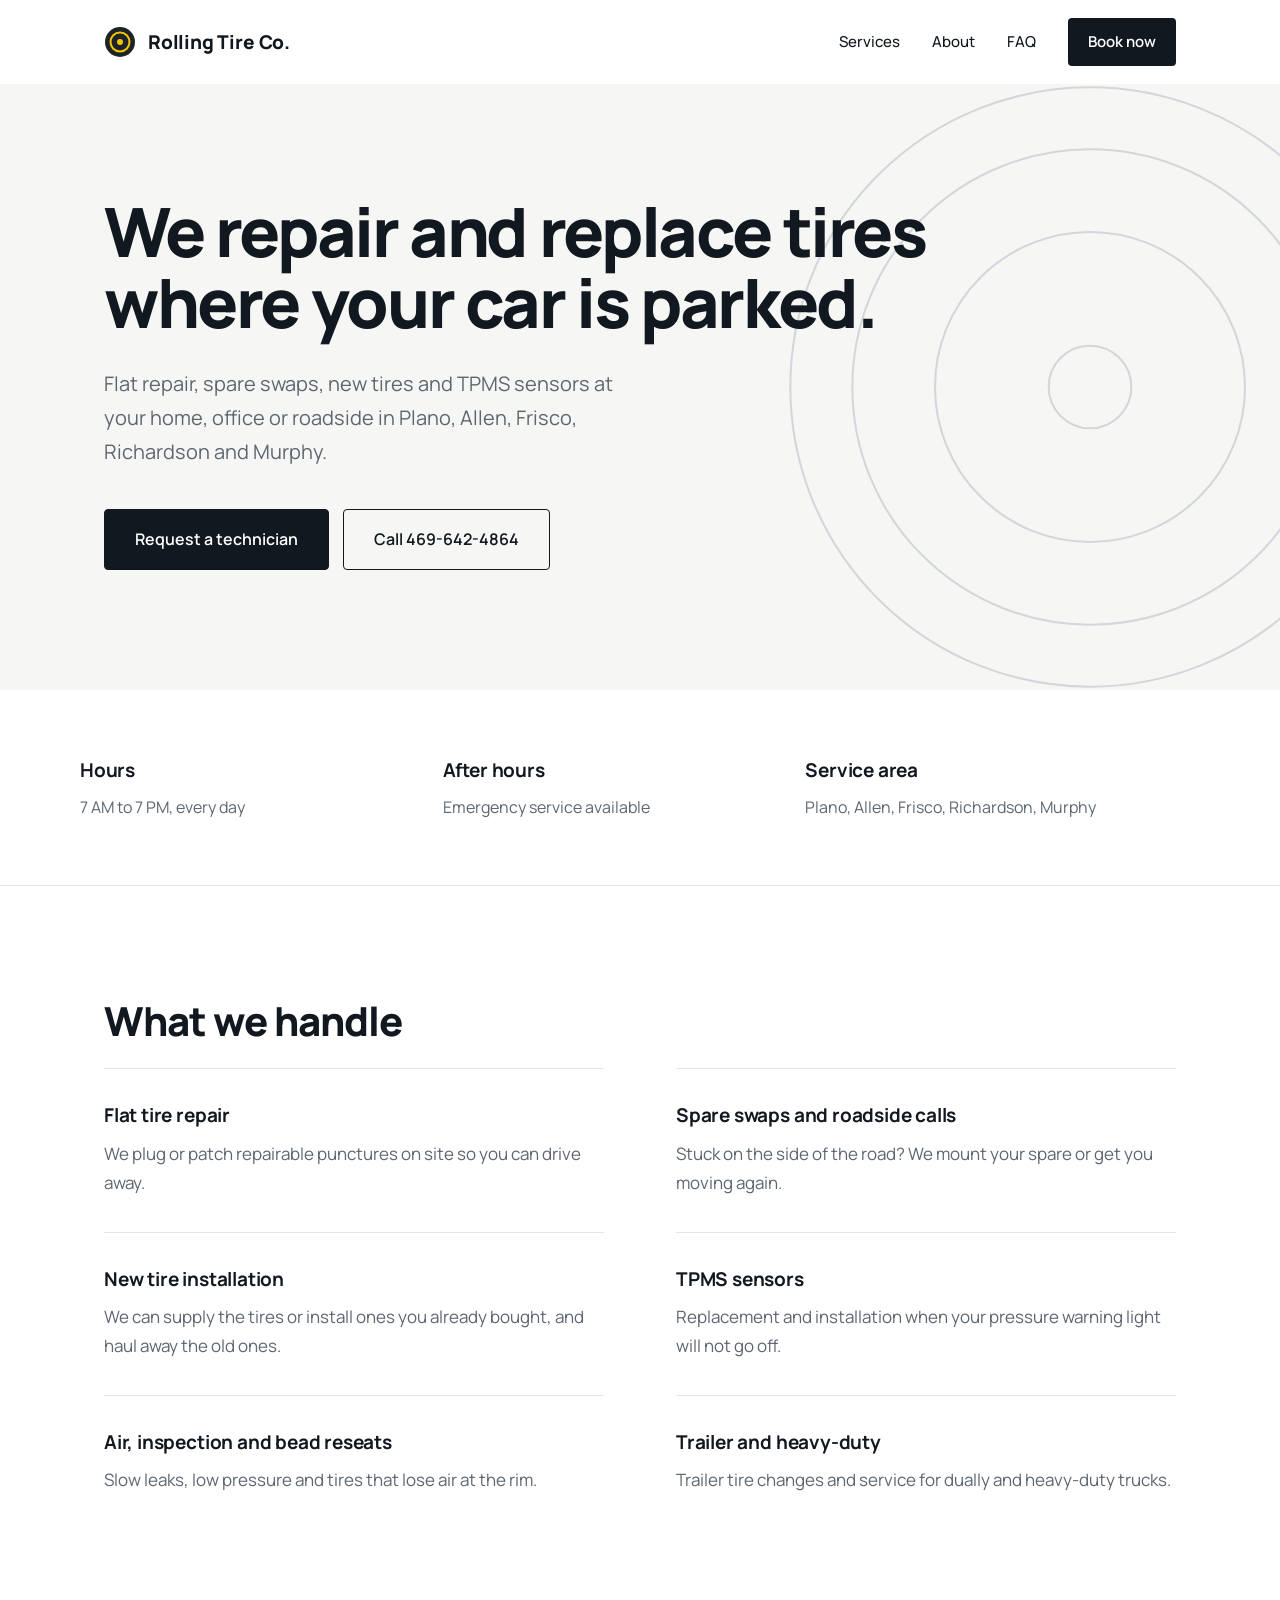
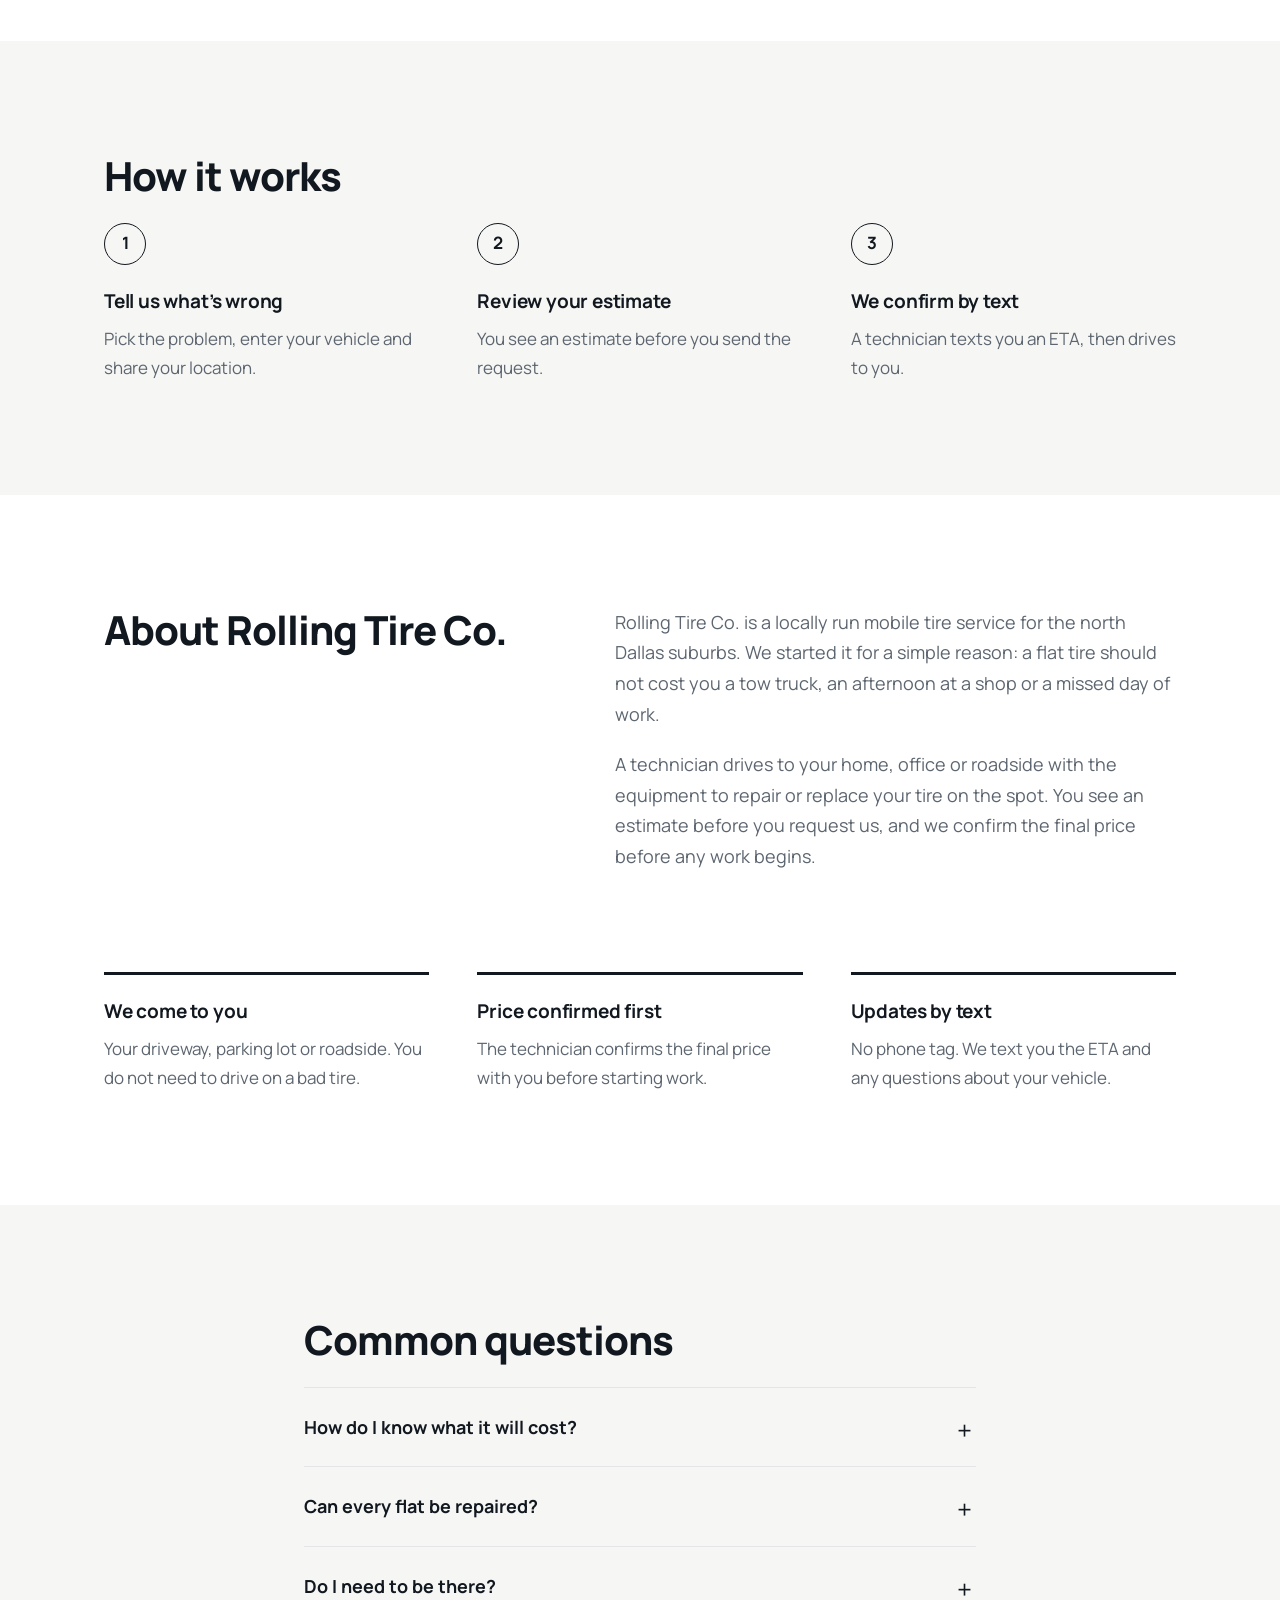
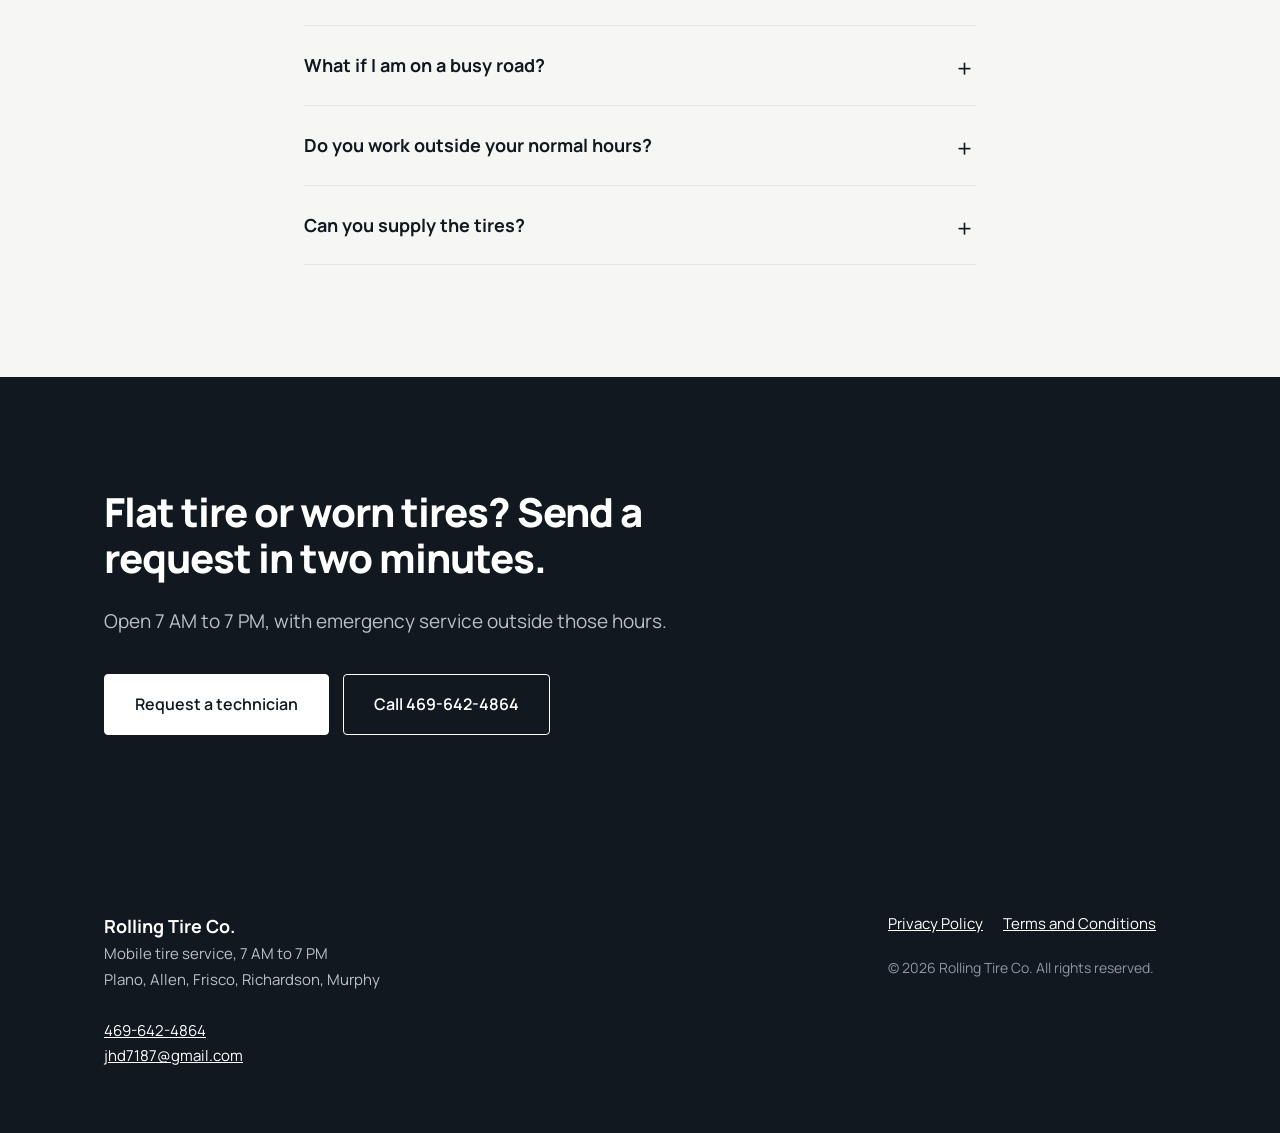
<file: index.html>
<!doctype html><html lang="en"><head><meta charset="utf-8"><meta name="viewport" content="width=device-width,initial-scale=1"><link rel="icon" type="image/svg+xml" href="favicon.svg"><link rel="preconnect" href="https://fonts.googleapis.com"><link rel="preconnect" href="https://fonts.gstatic.com" crossorigin><link href="https://fonts.googleapis.com/css2?family=Manrope:wght@400;500;600;700;800&display=swap" rel="stylesheet"><link rel="stylesheet" href="styles.css"><title>Rolling Tire Co. | Mobile Tire Service in Plano, Allen, Frisco, Richardson and Murphy</title><meta name="description" content="Mobile tire repair and replacement in Plano, Allen, Frisco, Richardson and Murphy. A technician comes to your home, work or roadside."></head><body><header class="site"><div class="wrap"><a class="brand" href="index.html"><img src="favicon.svg" alt="">Rolling Tire Co.</a><nav><a class="hide" href="index.html#services">Services</a><a class="hide" href="index.html#about">About</a><a class="hide" href="index.html#faq">FAQ</a><a class="navbtn" href="book.html">Book now</a></nav></div></header>
<main id="main">
<div class="hero"><svg viewBox="0 0 600 600" fill="none" stroke="#d3d7db" stroke-width="2" aria-hidden="true"><circle cx="300" cy="300" r="290"/><circle cx="300" cy="300" r="230"/><circle cx="300" cy="300" r="150"/><circle cx="300" cy="300" r="40"/></svg>
<div class="wrap"><h1>We repair and replace tires where your car is parked.</h1>
<p class="lead">Flat repair, spare swaps, new tires and TPMS sensors at your home, office or roadside in Plano, Allen, Frisco, Richardson and Murphy.</p>
<div class="btns"><a class="btn" href="book.html">Request a technician</a><a class="btn alt" href="tel:+14696424864">Call 469-642-4864</a></div></div></div>
<!-- HERO PHOTO: when you have a real photo, add it to an "images" folder and place it in the hero. -->

<div class="strip"><div class="wrap"><div><h3>Hours</h3><p>7 AM to 7 PM, every day</p></div><div><h3>After hours</h3><p>Emergency service available</p></div><div><h3>Service area</h3><p>Plano, Allen, Frisco, Richardson, Murphy</p></div></div></div>

<section id="services"><div class="wrap"><h2>What we handle</h2>
<div class="items">
<div><h3>Flat tire repair</h3><p>We plug or patch repairable punctures on site so you can drive away.</p></div>
<div><h3>Spare swaps and roadside calls</h3><p>Stuck on the side of the road? We mount your spare or get you moving again.</p></div>
<div><h3>New tire installation</h3><p>We can supply the tires or install ones you already bought, and haul away the old ones.</p></div>
<div><h3>TPMS sensors</h3><p>Replacement and installation when your pressure warning light will not go off.</p></div>
<div><h3>Air, inspection and bead reseats</h3><p>Slow leaks, low pressure and tires that lose air at the rim.</p></div>
<div><h3>Trailer and heavy-duty</h3><p>Trailer tire changes and service for dually and heavy-duty trucks.</p></div>
</div></div></section>

<section class="soft" id="how"><div class="wrap"><h2>How it works</h2>
<ol class="steps"><li><h3>Tell us what&rsquo;s wrong</h3><p>Pick the problem, enter your vehicle and share your location.</p></li>
<li><h3>Review your estimate</h3><p>You see an estimate before you send the request.</p></li>
<li><h3>We confirm by text</h3><p>A technician texts you an ETA, then drives to you.</p></li></ol></div></section>

<section id="about"><div class="wrap"><div class="about"><div><h2>About Rolling Tire Co.</h2></div>
<div><p>Rolling Tire Co. is a locally run mobile tire service for the north Dallas suburbs. We started it for a simple reason: a flat tire should not cost you a tow truck, an afternoon at a shop or a missed day of work.</p>
<p>A technician drives to your home, office or roadside with the equipment to repair or replace your tire on the spot. You see an estimate before you request us, and we confirm the final price before any work begins.</p></div></div>
<div class="cols"><div><h3>We come to you</h3><p>Your driveway, parking lot or roadside. You do not need to drive on a bad tire.</p></div>
<div><h3>Price confirmed first</h3><p>The technician confirms the final price with you before starting work.</p></div>
<div><h3>Updates by text</h3><p>No phone tag. We text you the ETA and any questions about your vehicle.</p></div></div></div></section>

<section class="soft" id="faq"><div class="wrap narrow"><h2>Common questions</h2>
<details><summary>How do I know what it will cost?</summary><p>The booking form shows an estimate once you choose your problem. The technician confirms the final price with you before any work starts.</p></details>
<details><summary>Can every flat be repaired?</summary><p>No. Sidewall damage and large punctures cannot be repaired safely. If your tire is not repairable, we will tell you and offer a replacement.</p></details>
<details><summary>Do I need to be there?</summary><p>Yes, someone should be with the vehicle so we can confirm the work and take payment. If that is not possible, call us and we will work out a plan.</p></details>
<details><summary>What if I am on a busy road?</summary><p>Your safety comes first. Move to a parking lot or a safe shoulder if you can. If it is not safe for us to work where you are, we may ask you to move or call a tow.</p></details>
<details><summary>Do you work outside your normal hours?</summary><p>Yes. Outside 7 AM to 7 PM we offer after-hours service for an additional fee, which is included in your estimate.</p></details>
<details><summary>Can you supply the tires?</summary><p>Yes. We can quote tires for your vehicle, or install tires you already bought.</p></details></div></section>

<section class="cta"><div class="wrap"><h2>Flat tire or worn tires? Send a request in two minutes.</h2><p>Open 7 AM to 7 PM, with emergency service outside those hours.</p>
<div class="btns"><a class="btn light" href="book.html">Request a technician</a><a class="btn alt" href="tel:+14696424864">Call 469-642-4864</a></div></div></section>
</main><footer class="site"><div class="wrap"><div><strong>Rolling Tire Co.</strong><br>Mobile tire service, 7 AM to 7 PM<br>Plano, Allen, Frisco, Richardson, Murphy<br><br><a href="tel:+14696424864" style="margin:0">469-642-4864</a><br><a href="mailto:jhd7187@gmail.com" style="margin:0">jhd7187@gmail.com</a></div><div><a href="privacy.html">Privacy Policy</a><a href="terms.html">Terms and Conditions</a><p class="small" style="margin-top:20px">&copy; 2026 Rolling Tire Co. All rights reserved.</p></div></div></footer></body></html>
</file>
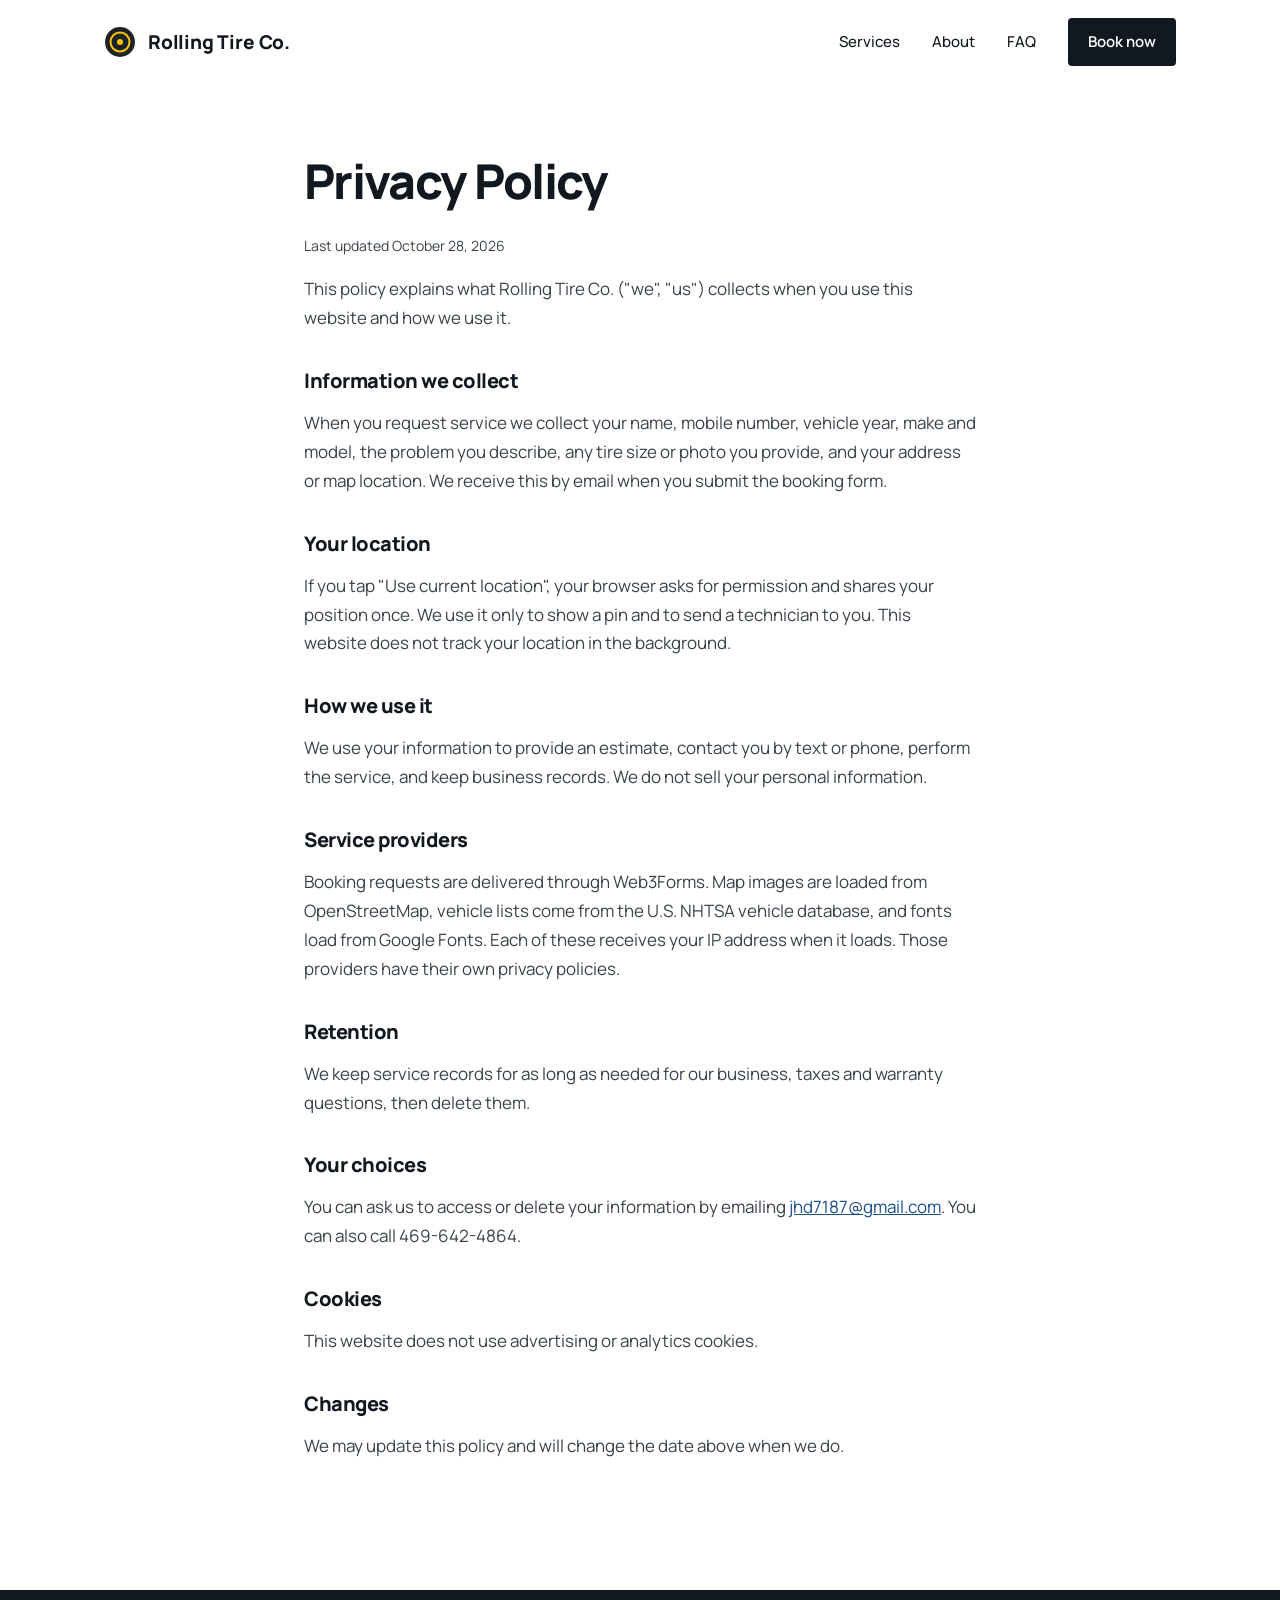
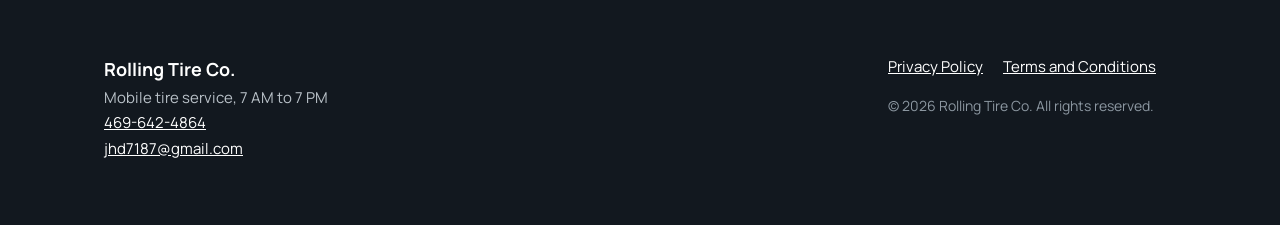
<file: privacy.html>
<!doctype html><html lang="en"><head><meta charset="utf-8"><meta name="viewport" content="width=device-width,initial-scale=1"><link rel="icon" type="image/svg+xml" href="favicon.svg"><link rel="preconnect" href="https://fonts.googleapis.com"><link rel="preconnect" href="https://fonts.gstatic.com" crossorigin><link href="https://fonts.googleapis.com/css2?family=Manrope:wght@400;500;600;700;800&display=swap" rel="stylesheet"><link rel="stylesheet" href="styles.css"><title>Privacy Policy | Rolling Tire Co.</title></head><body><header class="site"><div class="wrap"><a class="brand" href="index.html"><img src="favicon.svg" alt="">Rolling Tire Co.</a><nav><a class="hide" href="index.html#services">Services</a><a class="hide" href="index.html#about">About</a><a class="hide" href="index.html#faq">FAQ</a><a class="navbtn" href="book.html">Book now</a></nav></div></header>
<main id="main"><div class="legal"><div class="wrap narrow"><h1 style="font-size:clamp(34px,5vw,48px)">Privacy Policy</h1><p class="small">Last updated October 28, 2026</p><!-- TEMPORARY TEXT: replace with reviewed legal language and your legal business name. -->
<p>This policy explains what Rolling Tire Co. ("we", "us") collects when you use this website and how we use it.</p>
<h2>Information we collect</h2><p>When you request service we collect your name, mobile number, vehicle year, make and model, the problem you describe, any tire size or photo you provide, and your address or map location. We receive this by email when you submit the booking form.</p>
<h2>Your location</h2><p>If you tap "Use current location", your browser asks for permission and shares your position once. We use it only to show a pin and to send a technician to you. This website does not track your location in the background.</p>
<h2>How we use it</h2><p>We use your information to provide an estimate, contact you by text or phone, perform the service, and keep business records. We do not sell your personal information.</p>
<h2>Service providers</h2><p>Booking requests are delivered through Web3Forms. Map images are loaded from OpenStreetMap, vehicle lists come from the U.S. NHTSA vehicle database, and fonts load from Google Fonts. Each of these receives your IP address when it loads. Those providers have their own privacy policies.</p>
<h2>Retention</h2><p>We keep service records for as long as needed for our business, taxes and warranty questions, then delete them.</p>
<h2>Your choices</h2><p>You can ask us to access or delete your information by emailing <a href="mailto:jhd7187@gmail.com">jhd7187@gmail.com</a>. You can also call 469-642-4864.</p>
<h2>Cookies</h2><p>This website does not use advertising or analytics cookies.</p>
<h2>Changes</h2><p>We may update this policy and will change the date above when we do.</p></div></div></main><footer class="site"><div class="wrap"><div><strong>Rolling Tire Co.</strong><br>Mobile tire service, 7 AM to 7 PM<br><a href="tel:+14696424864" style="margin:0">469-642-4864</a><br><a href="mailto:jhd7187@gmail.com" style="margin:0">jhd7187@gmail.com</a></div><div><a href="privacy.html">Privacy Policy</a><a href="terms.html">Terms and Conditions</a><p class="small">&copy; 2026 Rolling Tire Co. All rights reserved.</p></div></div></footer></body></html>
</file>
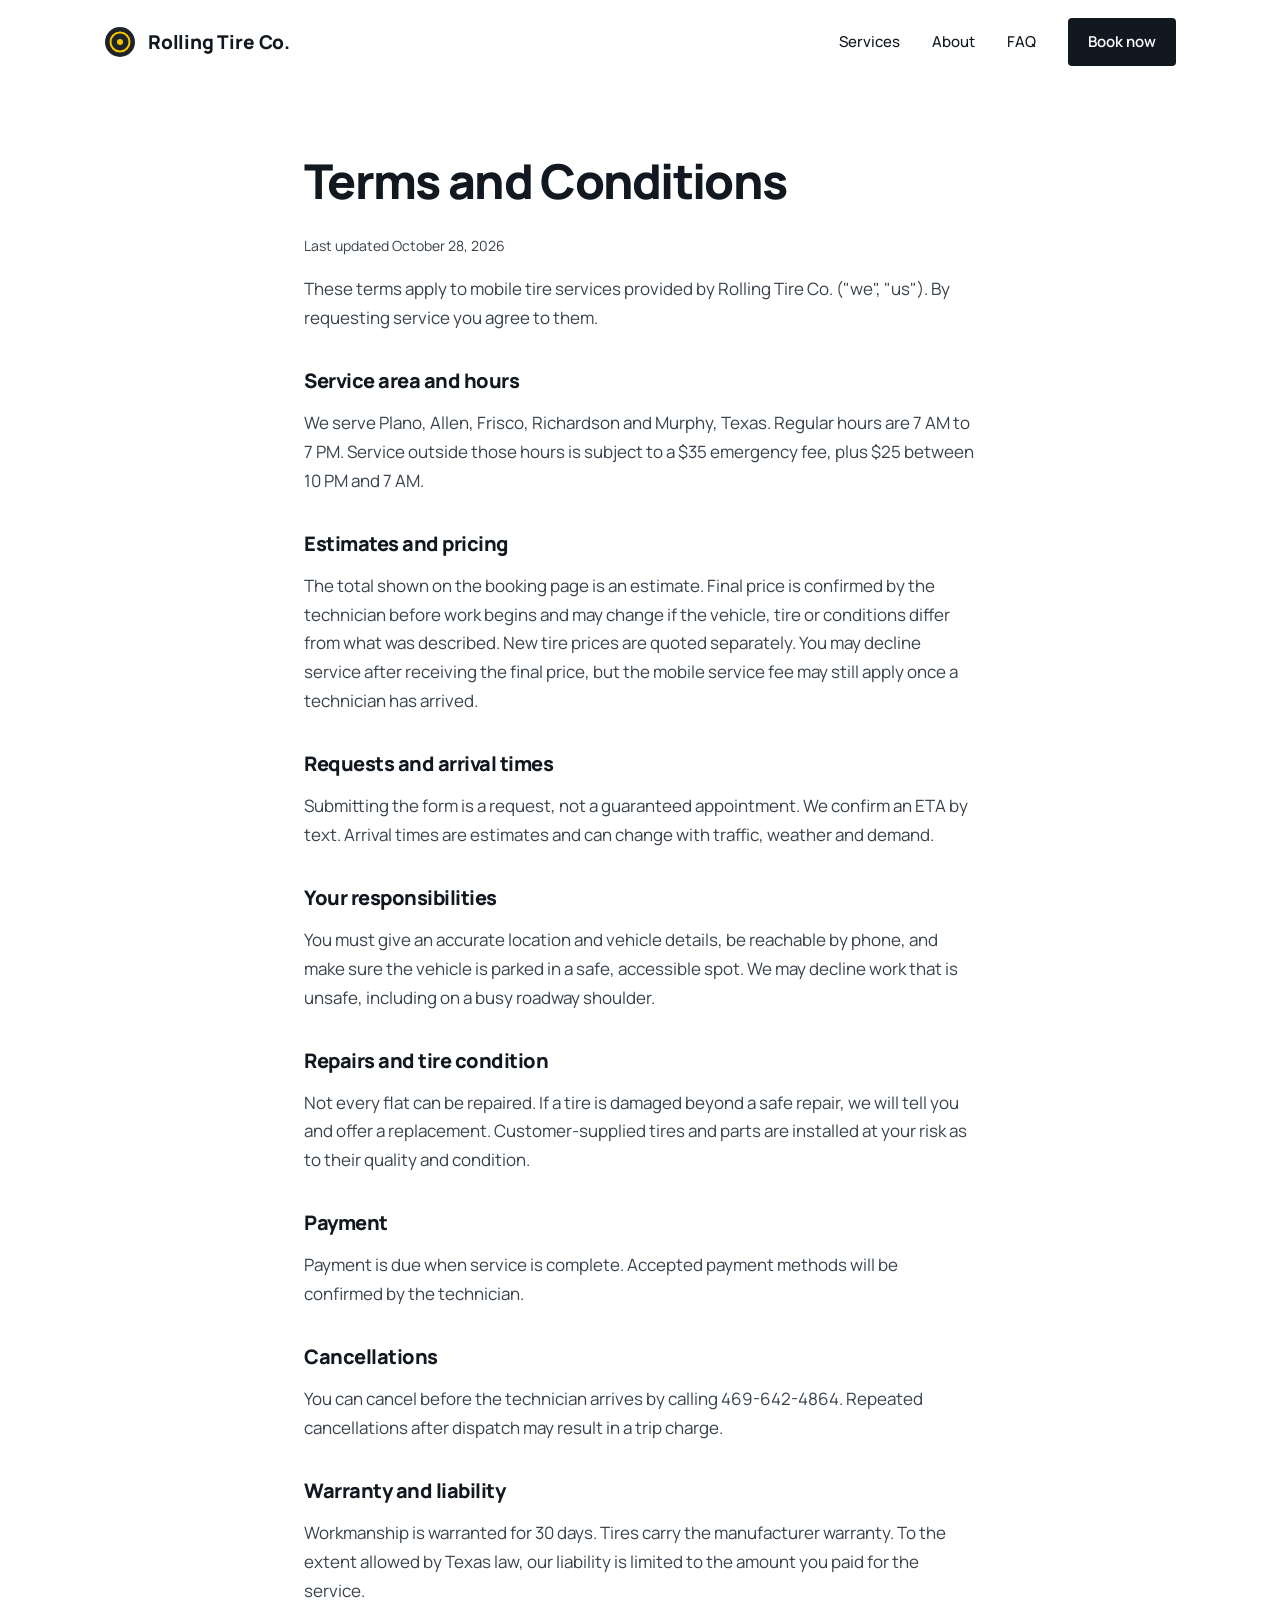
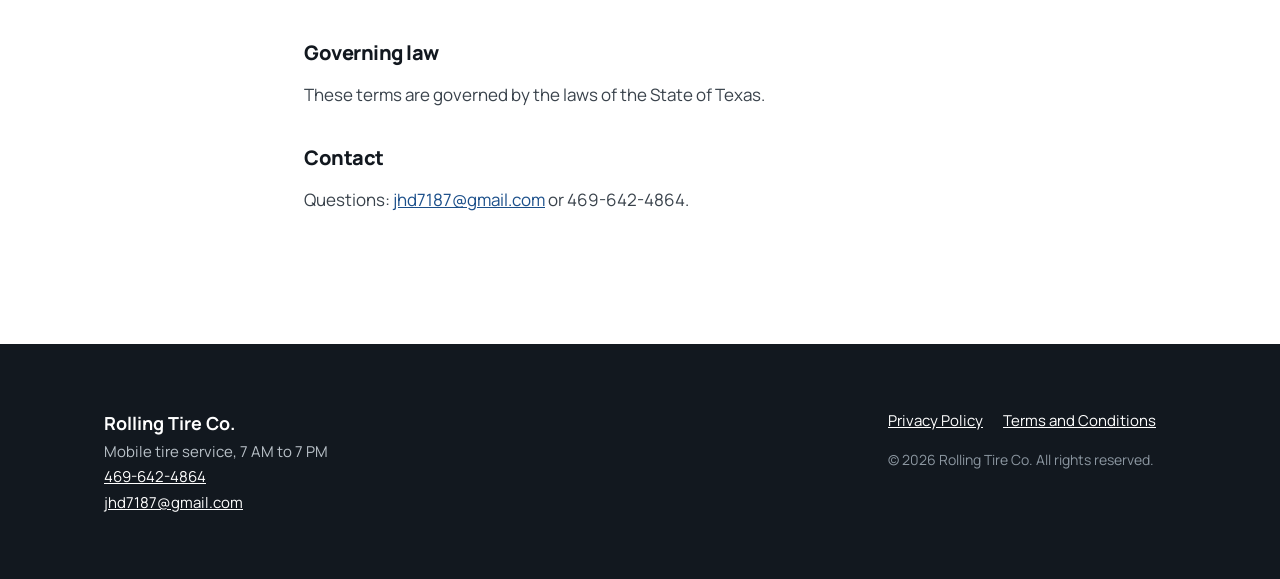
<file: terms.html>
<!doctype html><html lang="en"><head><meta charset="utf-8"><meta name="viewport" content="width=device-width,initial-scale=1"><link rel="icon" type="image/svg+xml" href="favicon.svg"><link rel="preconnect" href="https://fonts.googleapis.com"><link rel="preconnect" href="https://fonts.gstatic.com" crossorigin><link href="https://fonts.googleapis.com/css2?family=Manrope:wght@400;500;600;700;800&display=swap" rel="stylesheet"><link rel="stylesheet" href="styles.css"><title>Terms and Conditions | Rolling Tire Co.</title></head><body><header class="site"><div class="wrap"><a class="brand" href="index.html"><img src="favicon.svg" alt="">Rolling Tire Co.</a><nav><a class="hide" href="index.html#services">Services</a><a class="hide" href="index.html#about">About</a><a class="hide" href="index.html#faq">FAQ</a><a class="navbtn" href="book.html">Book now</a></nav></div></header>
<main id="main"><div class="legal"><div class="wrap narrow"><h1 style="font-size:clamp(34px,5vw,48px)">Terms and Conditions</h1><p class="small">Last updated October 28, 2026</p><!-- TEMPORARY TEXT: replace with reviewed legal language and your legal business name. -->
<p>These terms apply to mobile tire services provided by Rolling Tire Co. ("we", "us"). By requesting service you agree to them.</p>
<h2>Service area and hours</h2><p>We serve Plano, Allen, Frisco, Richardson and Murphy, Texas. Regular hours are 7 AM to 7 PM. Service outside those hours is subject to a $35 emergency fee, plus $25 between 10 PM and 7 AM.</p>
<h2>Estimates and pricing</h2><p>The total shown on the booking page is an estimate. Final price is confirmed by the technician before work begins and may change if the vehicle, tire or conditions differ from what was described. New tire prices are quoted separately. You may decline service after receiving the final price, but the mobile service fee may still apply once a technician has arrived.</p>
<h2>Requests and arrival times</h2><p>Submitting the form is a request, not a guaranteed appointment. We confirm an ETA by text. Arrival times are estimates and can change with traffic, weather and demand.</p>
<h2>Your responsibilities</h2><p>You must give an accurate location and vehicle details, be reachable by phone, and make sure the vehicle is parked in a safe, accessible spot. We may decline work that is unsafe, including on a busy roadway shoulder.</p>
<h2>Repairs and tire condition</h2><p>Not every flat can be repaired. If a tire is damaged beyond a safe repair, we will tell you and offer a replacement. Customer-supplied tires and parts are installed at your risk as to their quality and condition.</p>
<h2>Payment</h2><p>Payment is due when service is complete. Accepted payment methods will be confirmed by the technician.</p>
<h2>Cancellations</h2><p>You can cancel before the technician arrives by calling 469-642-4864. Repeated cancellations after dispatch may result in a trip charge.</p>
<h2>Warranty and liability</h2><p>Workmanship is warranted for 30 days. Tires carry the manufacturer warranty. To the extent allowed by Texas law, our liability is limited to the amount you paid for the service.</p>
<h2>Governing law</h2><p>These terms are governed by the laws of the State of Texas.</p>
<h2>Contact</h2><p>Questions: <a href="mailto:jhd7187@gmail.com">jhd7187@gmail.com</a> or 469-642-4864.</p></div></div></main><footer class="site"><div class="wrap"><div><strong>Rolling Tire Co.</strong><br>Mobile tire service, 7 AM to 7 PM<br><a href="tel:+14696424864" style="margin:0">469-642-4864</a><br><a href="mailto:jhd7187@gmail.com" style="margin:0">jhd7187@gmail.com</a></div><div><a href="privacy.html">Privacy Policy</a><a href="terms.html">Terms and Conditions</a><p class="small">&copy; 2026 Rolling Tire Co. All rights reserved.</p></div></div></footer></body></html>
</file>
<file: styles.css>
:root{--ink:#12181f;--muted:#5d6670;--line:#e3e5e8;--soft:#f6f6f4;--accent:#1b4f8a;--accent-d:#143c69;--sign:#f5c400}
*{box-sizing:border-box}
html{scroll-behavior:auto}
body{margin:0;font:17px/1.7 Manrope,system-ui,-apple-system,"Segoe UI",Roboto,Arial,sans-serif;color:var(--ink);background:#fff;-webkit-font-smoothing:antialiased}
a{color:var(--accent)}
.wrap{max-width:1120px;margin:0 auto;padding:0 24px}
.narrow{max-width:720px}
header.site .wrap{display:flex;align-items:center;justify-content:space-between;height:84px}
.brand{display:flex;align-items:center;gap:12px;font-weight:800;font-size:19px;letter-spacing:-.01em;color:var(--ink);text-decoration:none}
.brand img{width:32px;height:32px}
nav{display:flex;align-items:center}
nav a{margin-left:32px;color:var(--ink);text-decoration:none;font-size:15px;font-weight:500}
nav a:hover{text-decoration:underline;text-underline-offset:5px}
nav a.navbtn{background:var(--ink);color:#fff;padding:11px 20px;border-radius:4px;font-weight:600}
nav a.navbtn:hover{background:var(--accent);text-decoration:none}
.btn{display:inline-block;background:var(--ink);color:#fff;border:1px solid var(--ink);border-radius:4px;padding:16px 30px;font-family:inherit;font-size:16px;font-weight:600;text-decoration:none;cursor:pointer}
.btn:hover{background:var(--accent);border-color:var(--accent)}
.btn.alt{background:transparent;color:var(--ink)}
.btn.alt:hover{background:var(--soft);border-color:var(--ink)}
.btn.light{background:#fff;color:var(--ink);border-color:#fff}
.btn.light:hover{background:var(--soft)}
:focus-visible{outline:3px solid var(--sign);outline-offset:3px}
.hero{position:relative;overflow:hidden;padding:112px 0 120px;background:var(--soft)}
.hero .wrap{position:relative}
.hero svg{position:absolute;right:-120px;top:50%;width:620px;height:620px;transform:translateY(-50%);pointer-events:none}
h1{font-size:clamp(38px,6vw,68px);line-height:1.05;margin:0 0 28px;letter-spacing:-.035em;font-weight:800;max-width:13em}
h2{font-size:clamp(28px,3.6vw,40px);line-height:1.15;margin:0 0 24px;letter-spacing:-.025em;font-weight:800}
h3{font-size:19px;margin:0 0 8px;font-weight:700;letter-spacing:-.01em}
.lead{font-size:20px;color:var(--muted);max-width:44ch;margin:0 0 40px}
.btns{display:flex;gap:14px;flex-wrap:wrap}
.strip{border-bottom:1px solid var(--line)}
.strip .wrap{display:grid;grid-template-columns:repeat(3,1fr)}
.strip div{padding:32px 32px 32px 0}
.strip p{margin:0;color:var(--muted);font-size:16px}
section{padding:112px 0}
section.soft{background:var(--soft)}
.items{display:grid;grid-template-columns:1fr 1fr;column-gap:72px}
.items div{border-top:1px solid var(--line);padding:30px 0 34px}
.items p,.cols p{margin:0;color:var(--muted)}
.steps{display:grid;grid-template-columns:repeat(3,1fr);gap:48px;padding:0;margin:0;list-style:none;counter-reset:s}
.steps li{counter-increment:s}
.steps li::before{content:counter(s);display:flex;align-items:center;justify-content:center;width:40px;height:40px;border:1px solid var(--ink);border-radius:50%;font-weight:700;margin-bottom:20px}
.steps p{margin:0;color:var(--muted)}
.about{display:grid;grid-template-columns:1fr 1.3fr;gap:80px}
.about p{margin:0 0 20px;color:var(--muted);font-size:18px}
.cols{display:grid;grid-template-columns:repeat(3,1fr);gap:48px;margin-top:80px}
.cols div{border-top:3px solid var(--ink);padding-top:20px}
details{border-bottom:1px solid var(--line)}
details:first-of-type{border-top:1px solid var(--line)}
summary{list-style:none;cursor:pointer;padding:24px 40px 24px 0;font-weight:700;font-size:18px;position:relative}
summary::-webkit-details-marker{display:none}
summary::after{content:"+";position:absolute;right:4px;top:20px;font-size:26px;font-weight:400}
details[open] summary::after{content:"\2212"}
details p{margin:0 0 26px;color:var(--muted);max-width:62ch}
.cta{background:var(--ink);color:#fff;text-align:left}
.cta h2{max-width:16em}
.cta p{color:#b9c1c8;margin:0 0 36px;font-size:19px}
.cta .btn.alt{color:#fff;border-color:#fff}
.cta .btn.alt:hover{background:#26303a}
.formpage{padding:72px 0 112px}
fieldset{border:0;padding:0;margin:0 0 56px}
legend{padding:0;margin-bottom:8px;font-size:24px;font-weight:800;letter-spacing:-.02em}
label,.lab{display:block;font-weight:600;margin:22px 0 8px;font-size:16px}
input,select{width:100%;padding:14px;border:1px solid #aab1b8;border-radius:4px;font:inherit;font-size:16px;background:#fff;color:var(--ink)}
input:focus,select:focus{border-color:var(--ink);outline:2px solid var(--ink);outline-offset:0}
.row{display:grid;grid-template-columns:1fr 2fr 2fr;gap:12px}
.choices{display:flex;gap:10px;flex-wrap:wrap}
.choices label{margin:0;font-weight:500;display:flex;align-items:center;gap:10px;border:1px solid #aab1b8;border-radius:4px;padding:13px 20px;cursor:pointer}
.choices input{width:auto}
.hint{font-weight:400;color:var(--muted);font-size:14px}
#map{height:300px;margin-top:14px;border:1px solid var(--line);border-radius:4px;display:none}
.est{background:var(--ink);color:#fff;border-radius:4px;padding:30px;margin-bottom:28px}
.est .total{font-size:44px;font-weight:800;color:var(--sign);letter-spacing:-.02em;line-height:1.2}
.est summary{font-size:15px;font-weight:600;padding:14px 0 0;color:#d5dade}
.est summary::after{content:none}
.est details,.est details:first-of-type{border:0}
.est ul{list-style:none;margin:10px 0 0;padding:0;font-size:15px;color:#d5dade}
.est li{display:flex;justify-content:space-between;gap:12px;padding:8px 0;border-top:1px solid #3a444b}
.msg{margin-top:12px;font-size:15px;color:var(--muted)}
.err{color:#b3261e;font-weight:600}
.done{border:2px solid var(--ink);border-radius:4px;padding:36px}
.done h2{margin-bottom:12px}
footer.site{background:var(--ink);color:#b9c1c8;padding:64px 0;font-size:15px}
footer.site .wrap{display:flex;justify-content:space-between;gap:32px;flex-wrap:wrap}
footer.site strong{color:#fff;font-size:18px}
footer.site a{color:#fff;margin-right:20px}
.small{color:var(--muted);font-size:14px}
footer .small{color:#8c97a1}
.legal{padding:72px 0 112px}
.legal h2{font-size:20px;margin:36px 0 8px}
.legal p,.legal li{max-width:70ch;color:#39424b}
[hidden]{display:none!important}
@media(max-width:820px){section{padding:72px 0}.hero{padding:72px 0 80px}.hero svg{opacity:.5;right:-300px}.strip .wrap,.items,.steps,.about,.cols{grid-template-columns:1fr}.about{gap:24px}.cols,.steps{gap:36px}.cols{margin-top:56px}.strip div{padding:20px 0;border-top:1px solid var(--line)}.strip div:first-child{border-top:0}.row{grid-template-columns:1fr}nav a.hide{display:none}header.site .wrap{height:72px}}
</file>
